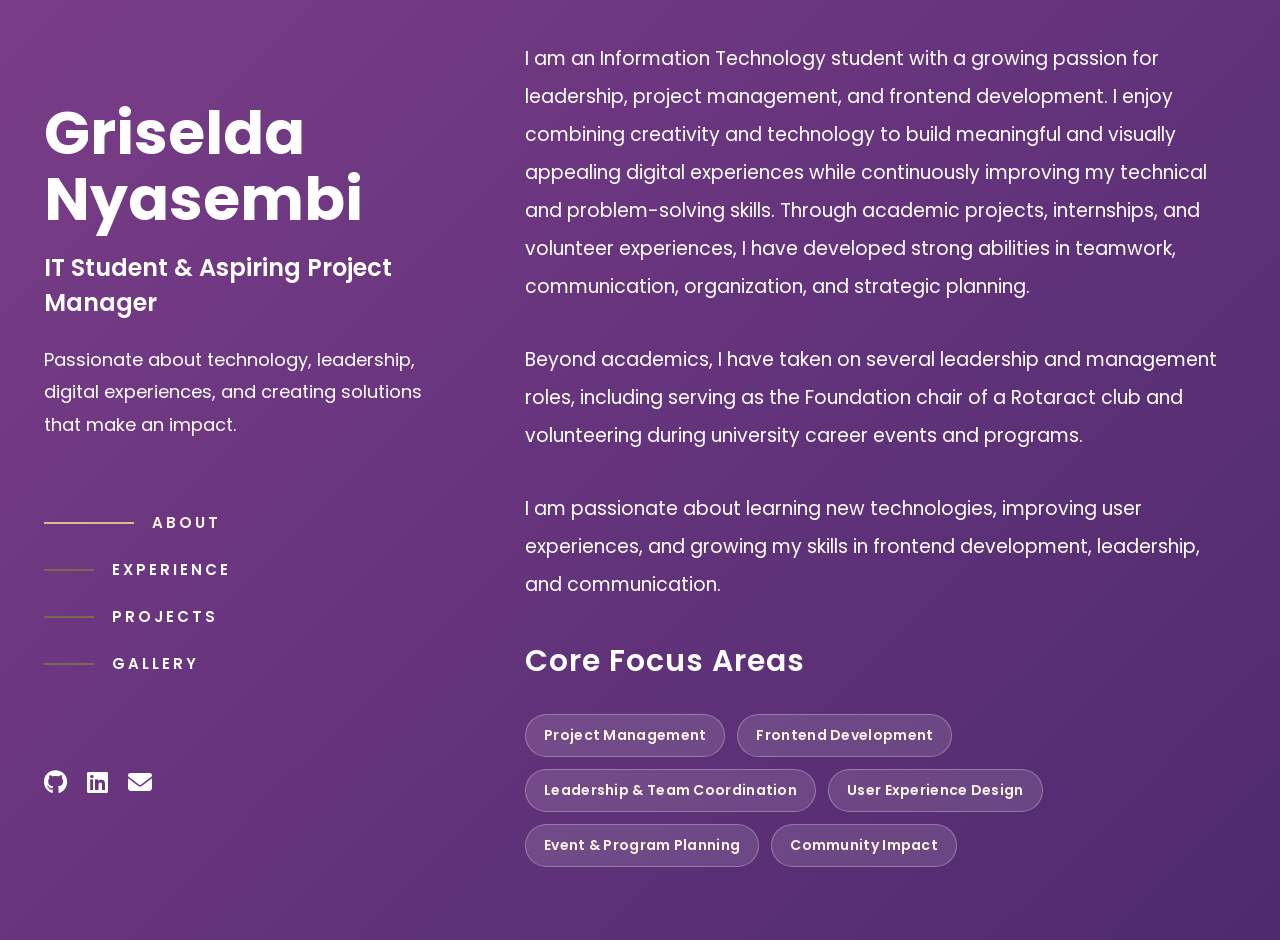
<file: index.html>
<!DOCTYPE html>
<html lang="en">
<head>
    <meta charset="UTF-8" />
    <meta name="viewport" content="width=device-width, initial-scale=1.0" />

    <title>Griselda Nyasembi</title>

    <!-- Google Font -->
    <link rel="preconnect" href="https://fonts.googleapis.com">
    <link rel="preconnect" href="https://fonts.gstatic.com" crossorigin>

    <link href="https://fonts.googleapis.com/css2?family=Poppins:wght@300;400;500;600;700&display=swap" rel="stylesheet">

    <!-- Font Awesome -->
    <link rel="stylesheet"
    href="https://cdnjs.cloudflare.com/ajax/libs/font-awesome/6.5.1/css/all.min.css"/>

    <!-- CSS FILE -->
    <link rel="stylesheet" href="style.css">


</head>

<body class="portfolio-layout">

    <div class="container">

        <!-- LEFT SIDE -->
        <div class="left-section">

            <div class="intro">

                <h1>Griselda Nyasembi</h1>

                <h2>IT Student & Aspiring Project Manager</h2>

                <p>
                    Passionate about technology, leadership,
                    digital experiences, and creating solutions
                    that make an impact.
                </p>

            </div>



            <!-- NAVIGATION -->
            <div class="side-nav">

                <a href="#about">
                    <span class="line"></span>
                    ABOUT
                </a>

                <a href="#experience">
                    <span class="line"></span>
                    EXPERIENCE
                </a>

                <a href="#projects">
                    <span class="line"></span>
                    PROJECTS
                </a>

                <a href="#gallery">
                    <span class="line"></span>
                    GALLERY
                </a>

            </div>



            <!-- SOCIAL ICONS -->
            <div class="social-icons">

                <!-- INSERT YOUR GITHUB LINK -->
                <a href="https://github.com/Griselda88" target="_blank">
                    <i class="fa-brands fa-github"></i>
                </a>

                <!-- INSERT YOUR LINKEDIN LINK -->
                <a href="https://www.linkedin.com/in/griselda-nyasembi" target="_blank">
                    <i class="fa-brands fa-linkedin"></i>
                </a>

                <!-- INSERT YOUR EMAIL LINK -->
                <a href="mailto:griseldanyasembi88@gmail.com">
                    <i class="fa-solid fa-envelope"></i>
                </a>
            </div>

        </div>





        <!-- RIGHT SIDE -->
        <div class="right-section">

            <!-- ABOUT -->
            <section id="about" class="active">

                <p>
                    I am an Information Technology student with a 
                    growing passion for leadership, project management, 
                    and frontend development. I enjoy combining creativity 
                    and technology to build meaningful and visually appealing
                    digital experiences while continuously improving my 
                    technical and problem-solving skills. Through academic projects,
                    internships, and volunteer experiences, I have developed strong 
                    abilities in teamwork, communication, organization, and strategic planning.
                </p>

                <p>
                    Beyond academics, I have taken on several
                    leadership and management roles, including
                    serving as the Foundation chair of a
                    Rotaract club and volunteering during
                    university career events and programs.
                </p>

                <p>
                    I am passionate about learning new technologies,
                    improving user experiences, and growing my skills
                    in frontend development, leadership, and
                    communication.
                </p>

                <div class="about-extra">

                    <h3 class="about-subtitle">Core Focus Areas</h3>
                    <ul class="about-skills" aria-label="Skills and interests">
                        <li>Project Management</li>
                        <li>Frontend Development</li>
                        <li>Leadership &amp; Team Coordination</li>
                        <li>User Experience Design</li>
                        <li>Event &amp; Program Planning</li>
                        <li>Community Impact</li>
                    </ul>

                </div>

            </section>



            
            <!-- EXPERIENCE -->
            <section id="experience">

                <div class="experience-list">
                    <article class="experience-card">
                        <h4>Foundation Chair, Rotaract Club of Academic City University-Present</h4>
                        <p class="exp-text">
                            As the Foundation Chair of the Rotaract Club of Academic City University,
                            I collaborate with club executives and district representatives to organize
                            foundation events and strengthen partnerships within the community. In this role,
                            I help coordinate impactful initiatives while tracking project contributions
                            and outcomes. Through leadership, teamwork, and strategic planning,
                            I contribute to projects that create meaningful social impact.
                        </p>
                    </article>
                    <article class="experience-card">
                        <h4>Business Travel &amp; Administrative Support Experience</h4>
                        <p class="exp-text">
                            I gained hands-on experience in virtual assistance by developing a
                            detailed 3-day international business trip itinerary for a company’s 
                            Managing Director, including flight planning, accommodation, transportation,
                            daily schedules, and cost estimation. I also completed a data entry project that involved compiling Abuja hotel information such as contact details, pricing, and booking links to support client decision-making and travel planning.
                        </p>
                        <p class="exp-link-wrap">
                            <a class="exp-link" href="https://docs.google.com/presentation/d/1ku6h35uaoKrl8G4nG8pVa6wNZAKoRnZtrggmCrQZAQA/edit?usp=sharing"
                            >View Travel Itinerary Pack</a>
                        </p>
                    </article>
                    <article class="experience-card">
                        <h4>Project Management Associate Intern</h4>
                        <p class="exp-text">
                            As a Project Management Associate Intern at a company called <strong>
                            Excelerate</strong> , I collaborated with fellow interns to design 
                            and manage a virtual learning initiative focused on developing a 
                            PowerSkills course titled <strong>“Digital Identity and Online Presence.
                                ”</strong> I contributed to key project deliverables including the 
                                project scope statement, Work Breakdown Structure (WBS), and Gantt
                          chart to guide planning and execution. This experience strengthened
                            my practical skills in project planning, scheduling, teamwork, 
                            resource coordination, and the structured development of online
                             learning programs in a professional setting.
                        </p>
                    </article>
                    <article class="experience-card">
                        <h4>Volunteer, Academic City University</h4>
                        <p class="exp-text">
                            As a Volunteer, I supported the organization and smooth execution of 
                            the university's career fair in 2024. I assisted in coordinating event
                            setup and logistics to ensure participating companies were properly 
                            accommodated and everything ran efficiently. I also facilitated communication
                            between companies and students to enhance engagement and networking opportunities
                            throughout the event.
                        </p>
                    </article>
                </div>

            </section>

            
            <!-- PROJECTS -->
            <section id="projects">

                <div class="project-controls">
                    <button type="button" class="project-arrow project-prev" aria-label="Previous project" disabled>&#10094;</button>
                    <span class="project-indicator" aria-live="polite">1 / 3</span>
                    <button type="button" class="project-arrow project-next" aria-label="Next project">&#10095;</button>
                </div>

                <div class="projects-carousel">
                    <div class="projects-track">
                        <div class="project-slide">
                            <h3 class="project-title">Rotaract Club of Academic City University Book Drive Initiative</h3>
                            <div class="project-feature">
                                <img
                                    src="images/Rotaract%20book%20drive.jpeg"
                                    alt="Rotaract Club book drive at Hopeway Ministries Ghana"
                                    class="project-image"
                                />
                                <p class="project-feature-text">
                                    As part of one of the community service projects organized with my fellow executives and members of the Rotaract Club of Academic City, we embarked on a book drive initiative aimed at supporting children at Hopeway Ministries Ghana. Through this project, we donated a variety of books to encourage learning and reading among the children, alongside essential items such as stationery, toiletries, and foodstuffs. The initiative reflected our club’s commitment to community impact, education, and supporting the well-being of children in need.
                                </p>
                            </div>
                        </div>
                        <div class="project-slide">
                            <h3 class="project-title">Beach Cleanup Project Organized by the Rotaract Club of Academic City University</h3>
                            <div class="project-feature">
                                <img
                                    src="images/beach%20cleanup1.jpeg"
                                    alt="Rotaract Club beach cleanup at Labadi Beach"
                                    class="project-image"
                                />
                                <p class="project-feature-text">
                                    As part of another community service initiative carried out with my fellow executives and members of the Rotaract Club of Academic City University, we organized a beach cleanup project at Labadi Beach in recognition of the month of March, which focused on Water, Sanitation, and Hygiene (WASH). The project involved cleaning sections of the beach to promote environmental cleanliness, proper sanitation practices, and public awareness about maintaining cleaner coastal spaces. Through this initiative, we contributed to environmental sustainability while encouraging community responsibility and teamwork.
                                </p>

                            </div>
                        </div>
                        <div class="project-slide">
                            <h3 class="project-title">Educational Leadership Outreach Project</h3>
                            <div class="project-feature">
                                <img
                                    src="images/ed_leadership1.jpeg"
                                    alt="Educational Leadership outreach at Kwabenya Atomic M/A Basic School"
                                    class="project-image"
                                />
                                <p class="project-feature-text">
                                    As part of an Educational Leadership project at Academic City University, my team organized a four-week outreach program at Kwabenya Atomic M/A Basic School for JHS 2 and 3 students. We facilitated interactive sessions on personal hygiene, financial literacy, peer pressure, and conflict management to equip students with practical life skills beyond the classroom curriculum. To further support their education, we concluded the project by donating stationery and learning materials purchased through team contributions.
                                </p>
                            </div>
                        </div>
                    </div>
                </div>

            </section>

            <!-- GALLERY -->
            <section id="gallery">

                <a href="#about" class="gallery-back" id="gallery-back-link">
                    &larr; Back to Portfolio
                </a>

                <div class="gallery-page">
                    <h2 class="gallery-section-title">Videos</h2>
                    <div class="gallery-videos">
                        <div class="gallery-videos-row gallery-videos-row-three">
                            <figure class="gallery-media gallery-video gallery-video-horizontal">
                                <video src="images/book%20drive1.mp4" controls autoplay muted loop playsinline></video>
                                <figcaption>Book drive 1</figcaption>
                            </figure>
                            <figure class="gallery-media gallery-video gallery-video-horizontal">
                                <video src="images/WhatsApp%20Video%202026-05-22%20at%2009.55.55.mp4" controls autoplay muted loop playsinline></video>
                                <figcaption>Community outreach</figcaption>
                            </figure>
                            <figure class="gallery-media gallery-video gallery-video-horizontal">
                                <video src="images/WhatsApp%20Video%202026-05-22%20at%2009.56.30.mp4" controls autoplay muted loop playsinline></video>
                                <figcaption>Community outreach</figcaption>
                            </figure>
                        </div>
                        <div class="gallery-videos-row gallery-videos-row-second">
                            <figure class="gallery-media gallery-video gallery-video-vertical">
                                <video src="images/WhatsApp%20Video%202026-05-22%20at%2009.58.43.mp4" controls autoplay muted loop playsinline></video>
                                <figcaption>Community outreach</figcaption>
                            </figure>
                            <figure class="gallery-media gallery-video gallery-video-vertical">
                                <video src="images/ed_lead3.mp4" controls autoplay muted loop playsinline></video>
                                <figcaption>Educational Leadership outreach</figcaption>
                            </figure>
                            <figure class="gallery-media gallery-video gallery-video-vertical">
                                <video src="images/ed_lead4.mp4" controls autoplay muted loop playsinline></video>
                                <figcaption>Educational Leadership outreach</figcaption>
                            </figure>
                        </div>
                    </div>

                    <h2 class="gallery-section-title">Photos</h2>
                    <div class="gallery-photos">
                        <div class="gallery-photos-col gallery-photos-col-left">
                            <figure class="gallery-media gallery-photo">
                                <img src="images/Rotaract%20book%20drive.jpeg" alt="Rotaract book drive at Hopeway Ministries Ghana" />
                                <figcaption>Rotaract book drive</figcaption>
                            </figure>
                            <figure class="gallery-media gallery-photo">
                                <img src="images/ed_lead2.jpeg" alt="Educational Leadership outreach" />
                                <figcaption>Educational Leadership outreach</figcaption>
                            </figure>
                        </div>
                        <div class="gallery-photos-col gallery-photos-col-center">
                            <figure class="gallery-media gallery-photo">
                                <img src="images/ed_leadership6.jpeg" alt="Educational Leadership outreach" />
                                <figcaption>Educational Leadership outreach</figcaption>
                            </figure>
                            <figure class="gallery-media gallery-photo">
                                <img src="images/book%20drive3.jpeg" alt="Rotaract book drive" />
                                <figcaption>Book drive</figcaption>
                            </figure>
                        </div>
                        <div class="gallery-photos-col gallery-photos-col-right">
                            <figure class="gallery-media gallery-photo">
                                <img src="images/ed_leadership1.jpeg" alt="Educational Leadership outreach" />
                                <figcaption>Educational Leadership outreach</figcaption>
                            </figure>
                            <figure class="gallery-media gallery-photo">
                                <img src="images/ed_leadership5.jpeg" alt="Educational Leadership outreach" />
                                <figcaption>Educational Leadership outreach</figcaption>
                            </figure>
                        </div>
                    </div>
                </div>

            </section>

        </div>

    </div>

    <script>
        document.addEventListener('DOMContentLoaded', function() {
            const sections = document.querySelectorAll('.right-section section');
            const navLinks = document.querySelectorAll('.side-nav a');
            const rightSection = document.querySelector('.right-section');

            let sectionSwitchTimer = null;
            const FADE_OUT_MS = 450;
            const PAUSE_MS = 120;
            const SECTION_PAUSE_MS = 400;

            function usesPacedTransition(id) {
                return id === 'experience' || id === 'projects';
            }

            function setLayoutMode(id) {
                const isGallery = id === 'gallery';
                const isPortfolio = id === 'about' || id === 'experience' || id === 'projects';
                document.body.classList.toggle('gallery-view', isGallery);
                document.body.classList.toggle('portfolio-layout', isPortfolio);
            }

            function scrollToSection(id) {
                const section = document.getElementById(id);
                if (!section) return;

                if (id === 'projects' && typeof updateProjectsCarousel === 'function') {
                    requestAnimationFrame(updateProjectsCarousel);
                }

                if (id === 'gallery') {
                    window.scrollTo({ top: 0, behavior: 'smooth' });
                    return;
                }

                window.scrollTo({ top: 0, behavior: 'auto' });
                if (rightSection) {
                    rightSection.scrollTop = 0;
                }
            }

            function activateSection(id, animateIn) {
                const section = document.getElementById(id);
                if (!section) return;

                sections.forEach(function(s) {
                    s.classList.remove('active', 'is-leaving', 'section-enter');
                });

                section.classList.add('active');
                setLayoutMode(id);

                if (animateIn) {
                    section.classList.add('section-enter');
                    requestAnimationFrame(function() {
                        requestAnimationFrame(function() {
                            section.classList.remove('section-enter');
                        });
                    });
                }

                navLinks.forEach(function(link) {
                    link.classList.toggle('nav-active', link.getAttribute('href').slice(1) === id);
                });

                requestAnimationFrame(function() {
                    scrollToSection(id);
                });
            }

            function goToSection(id, clickedLink) {
                const currentSection = document.querySelector('.right-section section.active');
                const nextSection = document.getElementById(id);

                if (!nextSection || currentSection === nextSection) {
                    return;
                }

                if (sectionSwitchTimer) {
                    clearTimeout(sectionSwitchTimer);
                }

                setLayoutMode(id);

                navLinks.forEach(function(link) {
                    link.classList.toggle('nav-active', clickedLink ? link === clickedLink : link.getAttribute('href').slice(1) === id);
                });

                const samePortfolioGroup =
                    currentSection &&
                    nextSection &&
                    currentSection.id !== 'gallery' &&
                    id !== 'gallery';

                if (samePortfolioGroup && id === 'about') {
                    if (currentSection) {
                        currentSection.classList.remove('active', 'is-leaving');
                    }
                    activateSection(id, false);
                    return;
                }

                if (currentSection) {
                    currentSection.classList.remove('active');
                    currentSection.classList.add('is-leaving');
                }

                if (rightSection) {
                    rightSection.scrollTop = 0;
                }

                const pauseBeforeShow = usesPacedTransition(id) ? SECTION_PAUSE_MS : PAUSE_MS;

                sectionSwitchTimer = setTimeout(function() {
                    if (currentSection) {
                        currentSection.classList.remove('is-leaving');
                    }

                    sectionSwitchTimer = setTimeout(function() {
                        activateSection(id, usesPacedTransition(id));
                    }, pauseBeforeShow);
                }, FADE_OUT_MS);
            }

            const galleryBackLink = document.getElementById('gallery-back-link');
            if (galleryBackLink) {
                galleryBackLink.addEventListener('click', function(event) {
                    event.preventDefault();
                    goToSection('about');
                });
            }

            navLinks.forEach(link => {
                const targetId = link.getAttribute('href').slice(1);

                link.addEventListener('click', function(event) {
                    event.preventDefault();
                    goToSection(targetId, link);
                });
            });

            activateSection('about');

            // Projects carousel
            const projectsTrack = document.querySelector('.projects-track');
            const projectPrev = document.querySelector('.project-prev');
            const projectNext = document.querySelector('.project-next');
            const projectIndicator = document.querySelector('.project-indicator');
            const projectSlides = document.querySelectorAll('.project-slide');
            let currentProject = 0;
            const totalProjects = projectSlides.length;

            function updateProjectsCarousel() {
                if (!projectsTrack || totalProjects === 0) return;

                projectsTrack.style.transform = `translateX(-${currentProject * 100}%)`;

                if (projectPrev) projectPrev.disabled = currentProject === 0;
                if (projectNext) projectNext.disabled = currentProject >= totalProjects - 1;
                if (projectIndicator) projectIndicator.textContent = `${currentProject + 1} / ${totalProjects}`;
            }

            function initProjectsCarousel() {
                if (!projectsTrack || totalProjects === 0) return;

                updateProjectsCarousel();

                if (projectPrev) {
                    projectPrev.addEventListener('click', function() {
                        if (currentProject > 0) {
                            currentProject--;
                            updateProjectsCarousel();
                        }
                    });
                }

                if (projectNext) {
                    projectNext.addEventListener('click', function() {
                        if (currentProject < totalProjects - 1) {
                            currentProject++;
                            updateProjectsCarousel();
                        }
                    });
                }
            }

            initProjectsCarousel();

            // Keep all gallery videos muted
            const galleryVideos = document.querySelectorAll('#gallery video');
            galleryVideos.forEach(function(video) {
                video.muted = true;
                video.defaultMuted = true;
                video.setAttribute('muted', '');

                video.addEventListener('play', function() {
                    video.muted = true;
                });
            });
        });
    </script>
</body>
</html>
</file>
<file: style.css>
/* GOOGLE FONT */
@import url('https://fonts.googleapis.com/css2?family=Poppins:wght@300;400;500;600;700&display=swap');



/* RESET */
*{
    margin: 0;
    padding: 0;
    box-sizing: border-box;
}

html{
    -webkit-text-size-adjust: 100%;
    scroll-behavior: smooth;
}

img,
video{
    max-width: 100%;
    height: auto;
}



/* BODY */
body{
    font-family: 'Poppins', sans-serif;

    /* SOFT VIOLET BACKGROUND — smooth flowing gradient */
    background: linear-gradient(
        -45deg,
        #7c3d8d,
        #852f4f,
        #6b3578,
        #4f2a6f,
        #7a3d88
    );
    background-size: 400% 400%;
    animation: bgPan 14s ease-in-out infinite;

    color: #ffffff;
    min-height: 100vh;
}



@keyframes bgPan {
    0% {
        background-position: 0% 50%;
    }
    50% {
        background-position: 100% 50%;
    }
    100% {
        background-position: 0% 50%;
    }
}


/* MAIN CONTAINER */
.container{
    display: flex;
    justify-content: space-between;
    align-items: flex-start;
    min-height: 100vh;
    width: 100%;
    max-width: 100%;
    padding: 120px 80px 60px;
    gap: 80px;
    min-width: 0;
}



/* LEFT SECTION — fixed sidebar (About / Experience / Projects) */
body.portfolio-layout{
    overflow: hidden;
}

body.portfolio-layout .container{
    padding: 40px 56px 40px 44px;
    gap: 0;
    min-height: 100vh;
    max-height: 100vh;
    align-items: stretch;
}

body.portfolio-layout .left-section{
    width: 36%;
    max-width: 400px;
    position: fixed;
    left: 44px;
    top: 0;
    height: 100vh;
    display: flex;
    flex-direction: column;
    justify-content: center;
    padding: 28px 0;
    z-index: 100;
    overflow: visible;
}

body.portfolio-layout .right-section{
    margin-left: calc(36% + 56px);
    width: calc(64% - 56px);
    min-height: 100vh;
    max-height: 100vh;
    overflow-y: auto;
    overflow-x: hidden;
    scroll-margin-top: 0;
}

/* Fallback when JS has not run (rare) */
.left-section{
    width: 40%;
    position: sticky;
    top: 80px;
    height: fit-content;
}

/* NAME */
.intro h1{
    font-size: 60px;
    font-weight: 700;

    color: #ffffff;

    line-height: 1.1;
}



/* TITLE */
.intro h2{
    font-size: 24px;
    font-weight: 600;

    margin-top: 18px;

    color: #ffffff;
}



/* SMALL INTRO */
.intro p{
    margin-top: 24px;

    font-size: 18px;
    line-height: 1.8;

    color: #ffffff;

    max-width: 450px;
}



/* SIDE NAVIGATION */
.side-nav{
    display: flex;
    flex-direction: column;

    gap: 24px;

    margin-top: 70px;
}



.side-nav a{
    display: flex;
    align-items: center;
    gap: 18px;

    text-decoration: none;

    color: #ffffff;

    font-size: 15px;
    font-weight: 600;

    letter-spacing: 3px;

    transition: 0.3s;
}



/* NAV LINE */
.line{
    width: 50px;
    height: 2px;

    background-color: #7f6750;

    transition: 0.3s;
}



/* HOVER EFFECT */
.side-nav a:hover{
    color: #fff4e8;
}


.side-nav a:hover .line{
    width: 90px;

    background-color: #ddb892;
}



/* SOCIAL ICONS */
.social-icons{
    display: flex;
    gap: 20px;

    margin-top: 90px;
}



.social-icons a{
    color: #ffffff;

    font-size: 24px;

    transition: 0.3s;
}



.social-icons a:hover{
    color: #ddb892;

    transform: translateY(-5px);
}



/* RIGHT SECTION */
.right-section{
    width: 60%;
    display: flex;
    flex-direction: column;
    justify-content: flex-start;
    min-height: calc(100vh - 120px);
    scroll-margin-top: 100px;
    min-width: 0;
}



/* ALL SECTIONS */
.right-section section{
    display: none;
    margin-bottom: 120px;
    opacity: 0;
    transform: translateY(18px);
    transition:
        opacity 0.55s cubic-bezier(0.4, 0, 0.2, 1),
        transform 0.55s cubic-bezier(0.4, 0, 0.2, 1);
    will-change: opacity, transform;
}

/* Pointer cursor — About, Experience, Projects, Gallery */
.right-section #about,
.right-section #experience,
.right-section #projects,
.right-section #gallery{
    cursor: pointer;
}

.right-section #about a,
.right-section #experience a,
.right-section #projects a,
.right-section #gallery a,
.right-section #projects button,
.right-section #gallery button,
.side-nav a,
.social-icons a,
.gallery-back,
.about-skills li,
.exp-link{
    cursor: pointer;
}

.right-section #projects .project-arrow:disabled{
    cursor: not-allowed;
}

.right-section section.active,
.right-section section.is-leaving{
    display: block;
}

.right-section section.active{
    opacity: 1;
    transform: translateY(0);
}

.right-section section.active.section-enter{
    opacity: 0;
    transform: translateY(18px);
}

.right-section section.is-leaving{
    opacity: 0;
    transform: translateY(-10px);
    pointer-events: none;
}



/* PARAGRAPHS */
.right-section p{
    font-size: 19px;

    line-height: 2;

    margin-bottom: 35px;

    color: #ffffff;
}

/* ABOUT — extra content below intro */
.about-extra{
    margin-top: 16px;
    max-width: 680px;
}

.about-subtitle{
    font-size: 22px;
    font-weight: 600;
    color: #ffffff;
    letter-spacing: 1px;
    margin-bottom: 20px;
    margin-top: 48px;
}

.about-subtitle:first-child{
    margin-top: 12px;
}

.about-skills{
    list-style: none;
    display: flex;
    flex-wrap: wrap;
    gap: 12px;
    padding: 0;
    margin: 0 0 8px;
}

.about-skills li{
    font-size: 14px;
    font-weight: 600;
    letter-spacing: 0.3px;
    color: #fff4e8;
    background: rgba(255, 255, 255, 0.12);
    border: 1px solid rgba(255, 255, 255, 0.28);
    border-radius: 999px;
    padding: 10px 18px;
    backdrop-filter: blur(8px);
    -webkit-backdrop-filter: blur(8px);
    transition: border-color 0.3s ease, background 0.3s ease, transform 0.3s ease;
}

.about-skills li:hover{
    background: rgba(255, 255, 255, 0.18);
    border-color: rgba(221, 184, 146, 0.65);
    transform: translateY(-2px);
}

/* PROJECTS */
.projects-carousel{
    width: 100%;
    max-width: 680px;
    overflow: hidden;
    position: relative;
}

.projects-track{
    display: flex;
    width: 100%;
    transition: transform 0.5s ease-in-out;
}

.project-slide{
    flex: 0 0 100%;
    width: 100%;
    min-width: 100%;
    box-sizing: border-box;
}

#projects .project-title{
    font-size: 24px;
    font-weight: 600;
    line-height: 1.35;
    color: #ffffff;
    max-width: 680px;
    margin-bottom: 28px;
}

.project-feature{
    max-width: 680px;
}

#projects .project-controls{
    display: flex;
    gap: 20px;
    justify-content: flex-start;
    align-items: center;
    margin-top: 0;
    margin-bottom: 28px;
    padding: 8px 0;
    position: sticky;
    top: 24px;
    z-index: 10;
    max-width: 680px;
}

.project-indicator{
    font-size: 14px;
    font-weight: 600;
    letter-spacing: 2px;
    color: rgba(255, 255, 255, 0.75);
    min-width: 48px;
    text-align: center;
}

.project-arrow{
    background-color: rgba(221, 184, 146, 0.2);
    border: 2px solid rgba(221, 184, 146, 0.5);
    color: #ffffff;
    width: 48px;
    height: 48px;
    border-radius: 50%;
    font-size: 22px;
    cursor: pointer;
    transition: all 0.3s ease;
    display: flex;
    align-items: center;
    justify-content: center;
    padding: 0;
}

.project-arrow:hover:not(:disabled){
    background-color: rgba(221, 184, 146, 0.4);
    border-color: #ddb892;
    transform: scale(1.05);
}

.project-arrow:disabled{
    opacity: 0.35;
    cursor: not-allowed;
}

.project-image{
    width: 100%;
    max-width: 680px;
    height: auto;
    display: block;
    border-radius: 14px;
    border: 1px solid rgba(255, 255, 255, 0.25);
    box-shadow: 0 8px 24px rgba(60, 20, 80, 0.3);
    margin-bottom: 24px;
    object-fit: cover;
}

.project-feature-text{
    font-size: 16px;
    line-height: 1.85;
    color: rgba(255, 255, 255, 0.92);
    margin-bottom: 0;
}



/* SECTION TITLES */
.right-section h3{
    font-size: 30px;

    margin-bottom: 30px;

    color: #ffffff;
}



/* experience hero */
.experience-hero{
    margin-bottom: 35px;
}

.experience-image{
    width: 100%;
    min-height: 260px;
    border: 2px dashed rgba(255,255,255,0.45);
    border-radius: 18px;
    display: flex;
    align-items: center;
    justify-content: center;
    color: rgba(255,255,255,0.7);
    font-size: 16px;
    text-transform: uppercase;
    letter-spacing: 1px;
    margin-bottom: 24px;
}

.experience-copy{
    font-size: 18px;
    line-height: 1.9;
    color: #ffffff;
    max-width: 760px;
}

/* CARDS */
.card{
    background-color: #2f241d;

    padding: 28px;

    border-radius: 18px;

    margin-bottom: 24px;

    border: 1px solid #4b3b30;

    transition: 0.3s;
}



/* CARD HOVER */
.card:hover{
    transform: translateY(-8px);

    border-color: #ddb892;
}



/* CARD TITLES */
.card h4{
    font-size: 22px;

    margin-bottom: 10px;

    color: #ffffff;
}



/* DATES */
.date{
    font-size: 15px !important;

    color: #ffffff !important;

    margin-bottom: 16px !important;
}


/* EXPERIENCE */
#experience.active{
    display: block;
}

/* PROJECTS */
#projects.active{
    display: block;
    scroll-margin-top: 100px;
}

/* GALLERY — full-page view (hides left sidebar) */
body.gallery-view .left-section{
    display: none;
}

body.gallery-view .container{
    padding: 40px 48px 60px;
    gap: 0;
}

body.gallery-view .right-section{
    width: 100%;
    max-width: 100%;
    margin: 0 auto;
    min-height: auto;
}

#gallery.active{
    display: block;
    width: 100%;
}

.gallery-back{
    display: inline-block;
    color: #ddb892;
    text-decoration: none;
    font-weight: 600;
    font-size: 16px;
    margin-bottom: 32px;
    transition: 0.3s;
}

.gallery-back:hover{
    color: #fff4e8;
}

.gallery-page{
    width: 100%;
}

.gallery-section-title{
    font-size: 22px;
    font-weight: 600;
    color: #ffffff;
    letter-spacing: 2px;
    text-transform: uppercase;
    margin-bottom: 24px;
    margin-top: 8px;
}

.gallery-section-title:not(:first-of-type){
    margin-top: 48px;
}

.gallery-videos{
    width: 100%;
    display: flex;
    flex-direction: column;
    gap: 32px;
}

.gallery-videos-row-three{
    display: grid;
    grid-template-columns: repeat(3, 1fr);
    gap: 20px;
    width: 100%;
}

.gallery-videos-row-second{
    display: grid;
    grid-template-columns: repeat(3, 1fr);
    gap: 16px;
    width: 100%;
    align-items: start;
}

.gallery-videos-row-second .gallery-video-horizontal,
.gallery-videos-row-second .gallery-video-vertical{
    width: 100%;
    max-width: none;
}

.gallery-photos{
    display: grid;
    grid-template-columns: repeat(3, 1fr);
    column-gap: 40px;
    width: 100%;
    max-width: 100%;
    padding: 0 16px;
    box-sizing: border-box;
    align-items: stretch;
}

.gallery-photos-col{
    display: flex;
    flex-direction: column;
    gap: 12px;
    width: 100%;
    min-height: 100%;
}

.gallery-photos-col-left{
    align-items: flex-start;
}

.gallery-photos-col-center{
    align-items: center;
}

.gallery-photos-col-right{
    align-items: flex-end;
}

.gallery-photos-col .gallery-photo{
    width: 100%;
    max-width: 100%;
    flex-shrink: 0;
}

.gallery-photos-col .gallery-photo:last-child{
    margin-top: auto;
}

.gallery-media{
    margin: 0;
    flex: 0 0 auto;
    max-width: 100%;
    width: fit-content;
    border-radius: 14px;
    border: 1px solid rgba(255, 255, 255, 0.25);
    box-shadow: 0 8px 24px rgba(60, 20, 80, 0.3);
    background: rgba(255, 255, 255, 0.08);
    transition: transform 0.3s ease, border-color 0.3s ease;
    display: flex;
    flex-direction: column;
    overflow: visible;
}

.gallery-media:hover{
    transform: translateY(-4px);
    border-color: rgba(221, 184, 146, 0.6);
}

.gallery-media figcaption{
    padding: 12px 14px;
    font-size: 13px;
    color: rgba(255, 255, 255, 0.8);
    text-align: center;
}

.gallery-videos-row-three .gallery-video{
    width: 100%;
    max-width: none;
}

.gallery-video-horizontal video{
    width: 100%;
    height: auto;
    display: block;
    border-radius: 12px 12px 0 0;
    background: #1a1028;
}

.gallery-videos-row-second .gallery-video-vertical video{
    width: 100%;
    height: auto;
    max-height: 72vh;
    max-width: 100%;
}

.gallery-video-vertical video{
    width: auto;
    height: auto;
    max-width: 100%;
    max-height: 72vh;
    display: block;
    margin: 0 auto;
    border-radius: 12px 12px 0 0;
    background: #1a1028;
}

.gallery-photo{
    width: 100%;
    max-width: 100%;
}

.gallery-photo img{
    width: 100%;
    height: auto;
    max-width: 100%;
    display: block;
    border-radius: 12px 12px 0 0;
    object-fit: contain;
}

.side-nav a.nav-active{
    color: #fff4e8;
}

.side-nav a.nav-active .line{
    width: 90px;
    background-color: #ddb892;
}

.experience-list{
    display: flex;
    flex-direction: column;
    gap: 40px;
    width: 100%;
}

.experience-card{
    width: 100%;
    max-width: 680px;
    background: rgba(255, 255, 255, 0.12);
    padding: 22px 26px;
    border-radius: 14px;
    border: 1px solid rgba(255, 255, 255, 0.25);
    box-shadow: 0 8px 24px rgba(60, 20, 80, 0.25);
    backdrop-filter: blur(10px);
    -webkit-backdrop-filter: blur(10px);
    transition: all 0.3s ease;
}

.experience-card:hover{
    background: rgba(255, 255, 255, 0.18);
    border-color: rgba(221, 184, 146, 0.6);
    transform: translateY(-3px);
}

.experience-card h4{
    font-size: 19px;
    font-weight: 600;
    color: #ffffff;
    margin-bottom: 14px;
    line-height: 1.35;
}

.experience-card .exp-text{
    font-size: 16px;
    line-height: 1.75;
    color: rgba(255, 255, 255, 0.92);
    margin-bottom: 0;
}

.experience-card .exp-text strong{
    color: #ddb892;
    font-weight: 600;
}

.exp-link-wrap{
    margin-top: 18px;
    margin-bottom: 0;
}

.exp-link{
    display: inline-block;
    color: #ddb892;
    font-size: 15px;
    font-weight: 600;
    text-decoration: none;
    border-bottom: 2px solid rgba(221, 184, 146, 0.5);
    transition: 0.3s;
}

.exp-link:hover{
    color: #fff4e8;
    border-bottom-color: #fff4e8;
}

/* ITINERARY PAGE */
.itinerary-page{
    min-height: 100vh;
    padding: 60px 80px 80px;
}

.itinerary-header{
    max-width: 900px;
    margin: 0 auto 48px;
}

.back-link{
    display: inline-block;
    color: #ddb892;
    text-decoration: none;
    font-weight: 600;
    margin-bottom: 28px;
    transition: 0.3s;
}

.back-link:hover{
    color: #fff4e8;
}

.itinerary-header h1{
    font-size: 42px;
    color: #ffffff;
    margin-bottom: 12px;
}

.itinerary-subtitle{
    font-size: 18px;
    color: rgba(255, 255, 255, 0.85);
    line-height: 1.6;
}

.itinerary-main{
    max-width: 900px;
    margin: 0 auto;
    display: flex;
    flex-direction: column;
    gap: 28px;
}

.itinerary-panel{
    background-color: #2f241d;
    padding: 32px 36px;
    border-radius: 18px;
    border: 1px solid #4b3b30;
    box-shadow: 0 12px 32px rgba(0, 0, 0, 0.25);
}

.itinerary-panel h2{
    font-size: 24px;
    color: #ffffff;
    margin-bottom: 16px;
}

.itinerary-panel p,
.itinerary-panel li{
    font-size: 18px;
    line-height: 1.9;
    color: rgba(255, 255, 255, 0.92);
}

.itinerary-panel ul{
    margin-top: 16px;
    padding-left: 24px;
}

.itinerary-panel code{
    font-size: 14px;
    color: #ddb892;
}

.itinerary-placeholder{
    border-style: dashed;
    border-color: rgba(221, 184, 146, 0.45);
}

#experience .exp-date{
    font-size: 13px;
    color: rgba(255, 255, 255, 0.8);
    margin-bottom: 12px;
    font-style: italic;
    line-height: 1.5;
}

.experience-card ul{
    list-style: none;
    padding: 0;
    margin: 0;
}

.experience-card li{
    position: relative;
    padding-left: 16px;
    margin-bottom: 10px;
    font-size: 15px;
    line-height: 1.65;
    color: rgba(255, 255, 255, 0.92);
}

.experience-card li:last-child{
    margin-bottom: 0;
}

.experience-card li::before{
    content: "–";
    position: absolute;
    left: 0;
    color: #ddb892;
    font-weight: 600;
}

/* ——— RESPONSIVE: large desktop ——— */
@media (min-width: 1400px){
    body.portfolio-layout .left-section{
        max-width: 420px;
    }

    .experience-card,
    .about-extra,
    .projects-carousel,
    .project-feature,
    #projects .project-title,
    #projects .project-controls{
        max-width: 720px;
    }
}

/* ——— RESPONSIVE: tablet landscape (fixed sidebar, tighter) ——— */
@media (max-width: 1199px) and (min-width: 901px){
    body.portfolio-layout .container{
        padding: 36px 40px 36px 28px;
    }

    body.portfolio-layout .left-section{
        left: 28px;
        width: 34%;
        max-width: 340px;
        padding: 20px 0;
    }

    body.portfolio-layout .right-section{
        margin-left: calc(34% + 36px);
        width: calc(66% - 36px);
    }

    .intro h1{
        font-size: 48px;
    }

    .intro p{
        max-width: 100%;
        font-size: 17px;
    }

    .side-nav{
        margin-top: 48px;
        gap: 20px;
    }

    .social-icons{
        margin-top: 56px;
    }

    .right-section p{
        font-size: 18px;
    }

    .gallery-videos-row-three,
    .gallery-videos-row-second{
        grid-template-columns: repeat(2, 1fr);
    }

    .gallery-photos{
        column-gap: 24px;
        padding: 0 8px;
    }
}

/* ——— RESPONSIVE: tablet portrait & below (stacked layout) ——— */
@media (max-width: 900px){
    body{
        overflow-x: hidden;
    }

    .container{
        flex-direction: column;
        padding: 40px 32px 48px;
        gap: 40px;
    }

    .left-section,
    .right-section{
        width: 100%;
        max-width: 100%;
    }

    .left-section{
        position: static;
    }

    body.portfolio-layout{
        overflow-x: hidden;
        overflow-y: auto;
    }

    body.portfolio-layout .container{
        flex-direction: column;
        max-height: none;
        min-height: auto;
        padding: 32px 28px 48px;
        gap: 36px;
        padding-left: max(28px, env(safe-area-inset-left));
        padding-right: max(28px, env(safe-area-inset-right));
    }

    body.portfolio-layout .left-section{
        position: sticky;
        top: 0;
        left: auto;
        width: 100%;
        max-width: none;
        height: auto;
        padding: 16px 0 20px;
        z-index: 200;
        background: linear-gradient(
            180deg,
            rgba(124, 61, 141, 0.97) 0%,
            rgba(124, 61, 141, 0.92) 85%,
            rgba(124, 61, 141, 0) 100%
        );
        backdrop-filter: blur(8px);
        -webkit-backdrop-filter: blur(8px);
    }

    body.portfolio-layout .right-section{
        margin-left: 0;
        width: 100%;
        min-height: auto;
        max-height: none;
        overflow: visible;
    }

    .intro h1{
        font-size: 42px;
    }

    .intro h2{
        font-size: 20px;
        margin-top: 12px;
    }

    .intro p{
        font-size: 16px;
        margin-top: 16px;
        max-width: 100%;
    }

    .side-nav{
        flex-direction: row;
        flex-wrap: wrap;
        gap: 12px 20px;
        margin-top: 28px;
    }

    .side-nav a{
        font-size: 12px;
        letter-spacing: 2px;
        gap: 10px;
    }

    .line{
        width: 28px;
    }

    .side-nav a:hover .line,
    .side-nav a.nav-active .line{
        width: 40px;
    }

    .social-icons{
        margin-top: 24px;
        gap: 16px;
    }

    .social-icons a{
        font-size: 22px;
        min-width: 44px;
        min-height: 44px;
        display: flex;
        align-items: center;
        justify-content: center;
    }

    .right-section{
        min-height: auto;
        scroll-margin-top: 0;
    }

    .right-section section{
        margin-bottom: 64px;
    }

    .right-section p{
        font-size: 17px;
        line-height: 1.85;
        margin-bottom: 28px;
    }

    .right-section h3{
        font-size: 26px;
        margin-bottom: 24px;
    }

    .experience-card,
    .about-extra,
    .projects-carousel,
    .project-feature,
    #projects .project-title,
    #projects .project-controls,
    .project-image{
        max-width: 100%;
    }

    .about-subtitle{
        font-size: 20px;
        margin-top: 36px;
    }

    .experience-card{
        padding: 20px 22px;
    }

    .experience-list{
        gap: 28px;
    }

    #projects .project-controls{
        top: 12px;
        gap: 14px;
        margin-bottom: 20px;
    }

    .project-arrow{
        width: 44px;
        height: 44px;
        font-size: 20px;
    }

    body.gallery-view{
        overflow-x: hidden;
    }

    body.gallery-view .container{
        padding: 28px 24px 48px;
        padding-left: max(24px, env(safe-area-inset-left));
        padding-right: max(24px, env(safe-area-inset-right));
    }

    .gallery-section-title{
        font-size: 18px;
        margin-bottom: 20px;
    }

    .gallery-section-title:not(:first-of-type){
        margin-top: 36px;
    }

    .gallery-videos-row-three,
    .gallery-videos-row-second{
        grid-template-columns: 1fr;
        gap: 24px;
    }

    .gallery-videos-row-second .gallery-video-vertical video,
    .gallery-video-vertical video{
        max-height: 55vh;
    }

    .gallery-photos{
        grid-template-columns: 1fr;
        row-gap: 24px;
        padding: 0;
    }

    .gallery-photos-col{
        align-items: stretch !important;
        min-height: auto;
    }

    .gallery-photos-col .gallery-photo:last-child{
        margin-top: 0;
    }

    .gallery-media{
        width: 100%;
    }

    .itinerary-page{
        padding: 40px 28px 60px;
    }

    .itinerary-header h1{
        font-size: 32px;
    }
}

/* ——— RESPONSIVE: mobile ——— */
@media (max-width: 600px){
    .container{
        padding: 24px 18px 40px;
        gap: 28px;
    }

    body.portfolio-layout .container{
        padding: 20px 16px 40px;
        gap: 24px;
        padding-left: max(16px, env(safe-area-inset-left));
        padding-right: max(16px, env(safe-area-inset-right));
        padding-top: max(20px, env(safe-area-inset-top));
    }

    body.portfolio-layout .left-section{
        padding: 12px 0 16px;
    }

    .intro h1{
        font-size: 32px;
        line-height: 1.15;
    }

    .intro h2{
        font-size: 17px;
    }

    .intro p{
        font-size: 15px;
        line-height: 1.7;
    }

    .side-nav{
        gap: 10px 14px;
        margin-top: 20px;
    }

    .side-nav a{
        font-size: 11px;
        letter-spacing: 1.5px;
    }

    .line{
        width: 22px;
    }

    .social-icons{
        margin-top: 18px;
    }

    .right-section p{
        font-size: 16px;
        line-height: 1.75;
        margin-bottom: 22px;
    }

    .right-section h3{
        font-size: 22px;
    }

    .about-skills li{
        font-size: 13px;
        padding: 8px 14px;
    }

    .experience-card h4{
        font-size: 17px;
    }

    .experience-card .exp-text{
        font-size: 15px;
    }

    #projects .project-title{
        font-size: 20px;
        margin-bottom: 20px;
    }

    .project-feature-text{
        font-size: 15px;
    }

    .project-indicator{
        font-size: 12px;
    }

    .card h4{
        font-size: 19px;
    }

    body.gallery-view .container{
        padding: 20px 14px 36px;
    }

    .gallery-back{
        font-size: 15px;
        margin-bottom: 24px;
    }

    .gallery-section-title{
        font-size: 16px;
        letter-spacing: 1.5px;
    }

    .gallery-videos{
        gap: 24px;
    }

    .gallery-videos-row-second .gallery-video-vertical video,
    .gallery-video-vertical video{
        max-height: 45vh;
    }

    .gallery-media figcaption{
        font-size: 12px;
        padding: 10px 12px;
    }

    .itinerary-page{
        padding: 28px 16px 48px;
    }

    .itinerary-header h1{
        font-size: 26px;
    }

    .itinerary-panel{
        padding: 24px 20px;
    }
}

/* ——— RESPONSIVE: small phones ——— */
@media (max-width: 380px){
    .intro h1{
        font-size: 28px;
    }

    .side-nav a{
        font-size: 10px;
        letter-spacing: 1px;
    }
}
</file>
